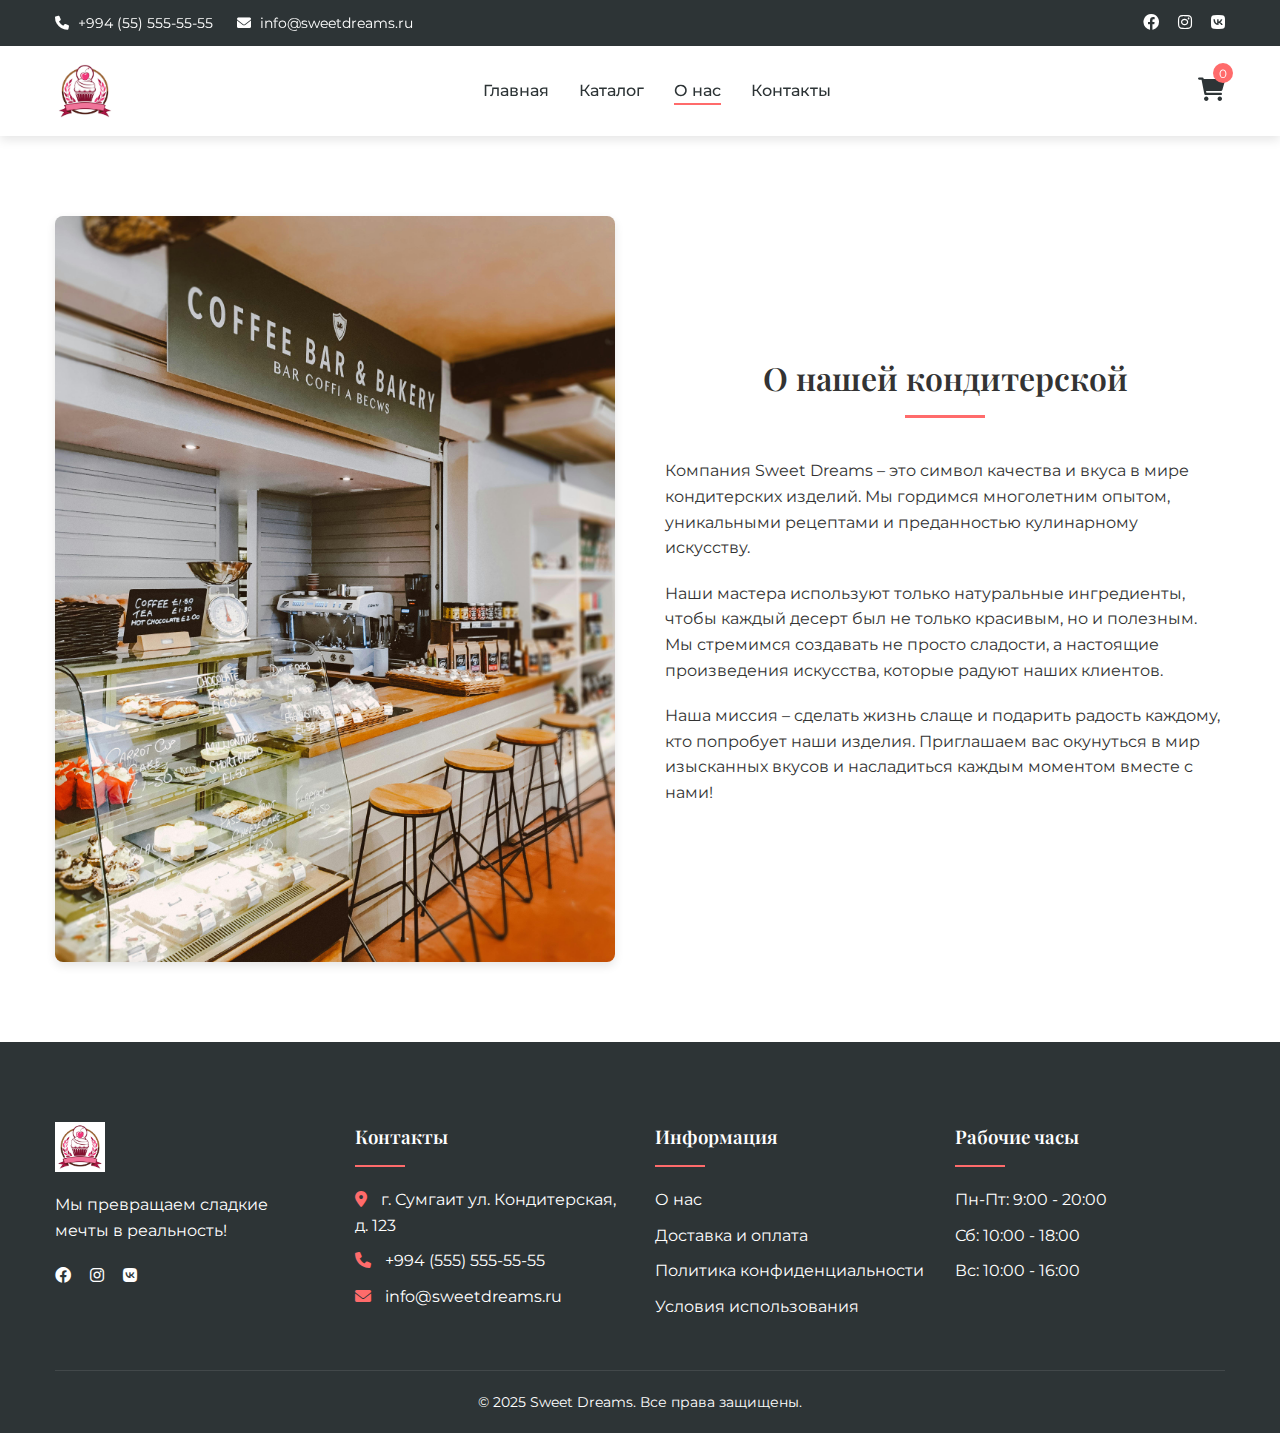
<file: about.html>
<!DOCTYPE html>
<html lang="ru">
<head>
  <meta charset="UTF-8">
  <meta name="viewport" content="width=device-width, initial-scale=1">
  <title>О нас - Sweet Dreams</title>
  <link rel="stylesheet" href="css/main.css">
  <link rel="stylesheet" href="css/responsive.css">
  <link rel="stylesheet" href="https://cdnjs.cloudflare.com/ajax/libs/font-awesome/6.0.0-beta3/css/all.min.css">
</head>
<body>
  <!-- Хедер -->
  <header class="site-header">
    <div class="header-top">
      <div class="container">
        <div class="contact-info">
          <span><i class="fas fa-phone"></i> +994 (55) 555-55-55</span>
          <span><i class="fas fa-envelope"></i> info@sweetdreams.ru</span>
        </div>
        <div class="social-links">
          <a href="#"><i class="fab fa-facebook"></i></a>
          <a href="#"><i class="fab fa-instagram"></i></a>
          <a href="#"><i class="fab fa-vk"></i></a>
        </div>
      </div>
    </div>
    <div class="header-main">
      <div class="container">
        <div class="logo">
          <a href="index.html">
            <img src="img/logo.png" alt="Sweet Dreams Logo">
          </a>
        </div>
        <nav class="main-nav">
          <ul>
            <li><a href="index.html">Главная</a></li>
            <li><a href="catalog.html">Каталог</a></li>
            <li><a href="about.html" class="active">О нас</a></li>
            <li><a href="contact.html">Контакты</a></li>
          </ul>
        </nav>
        <div class="header-cart">
          <a href="cart.html" class="cart-icon">
            <i class="fas fa-shopping-cart"></i>
            <span class="cart-count">0</span>
          </a>
        </div>
        <div class="mobile-menu-toggle">
          <i class="fas fa-bars"></i>
        </div>
      </div>
    </div>
  </header>

  <!-- Контент страницы "О нас" -->
  <section class="about-preview">
    <div class="container">
      <div class="about-grid">
        <div class="about-image">
          <img src="img/about/bakery.jpg" alt="Наша кондитерская">
        </div>
        <div class="about-content">
          <h2 class="section-title">О нашей кондитерской</h2>
          <p>Компания Sweet Dreams – это символ качества и вкуса в мире кондитерских изделий. Мы гордимся многолетним опытом, уникальными рецептами и преданностью кулинарному искусству.</p>
          <p>Наши мастера используют только натуральные ингредиенты, чтобы каждый десерт был не только красивым, но и полезным. Мы стремимся создавать не просто сладости, а настоящие произведения искусства, которые радуют наших клиентов.</p>
          <p>Наша миссия – сделать жизнь слаще и подарить радость каждому, кто попробует наши изделия. Приглашаем вас окунуться в мир изысканных вкусов и насладиться каждым моментом вместе с нами!</p>
        </div>
      </div>
    </div>
  </section>

  <!-- Футер -->
  <footer class="site-footer">
    <div class="container">
      <div class="footer-grid">
        <div class="footer-column">
          <div class="footer-logo">
            <img src="img/logo.png" alt="Sweet Dreams Logo">
          </div>
          <p>Мы превращаем сладкие мечты в реальность!</p>
          <div class="social-links">
            <a href="#"><i class="fab fa-facebook"></i></a>
            <a href="#"><i class="fab fa-instagram"></i></a>
            <a href="#"><i class="fab fa-vk"></i></a>
          </div>
        </div>
        <div class="footer-column">
          <h3>Контакты</h3>
          <ul class="contact-list">
            <li><i class="fas fa-map-marker-alt"></i> г. Сумгаит ул. Кондитерская, д. 123</li>
            <li><i class="fas fa-phone"></i> +994 (555) 555-55-55</li>
            <li><i class="fas fa-envelope"></i> info@sweetdreams.ru</li>
          </ul>
        </div>
        <div class="footer-column">
          <h3>Информация</h3>
          <ul class="footer-links">
            <li><a href="about.html">О нас</a></li>
            <li><a href="delivery.html">Доставка и оплата</a></li>
            <li><a href="policy.html">Политика конфиденциальности</a></li>
            <li><a href="terms.html">Условия использования</a></li>
          </ul>
        </div>
        <div class="footer-column">
          <h3>Рабочие часы</h3>
          <ul class="working-hours">
            <li>Пн-Пт: 9:00 - 20:00</li>
            <li>Сб: 10:00 - 18:00</li>
            <li>Вс: 10:00 - 16:00</li>
          </ul>
        </div>
      </div>
      <div class="copyright">
        <p>&copy; 2025 Sweet Dreams. Все права защищены.</p>
      </div>
    </div>
  </footer>
  
  <script src="js/main.js"></script>
</body>
</html>
</file>
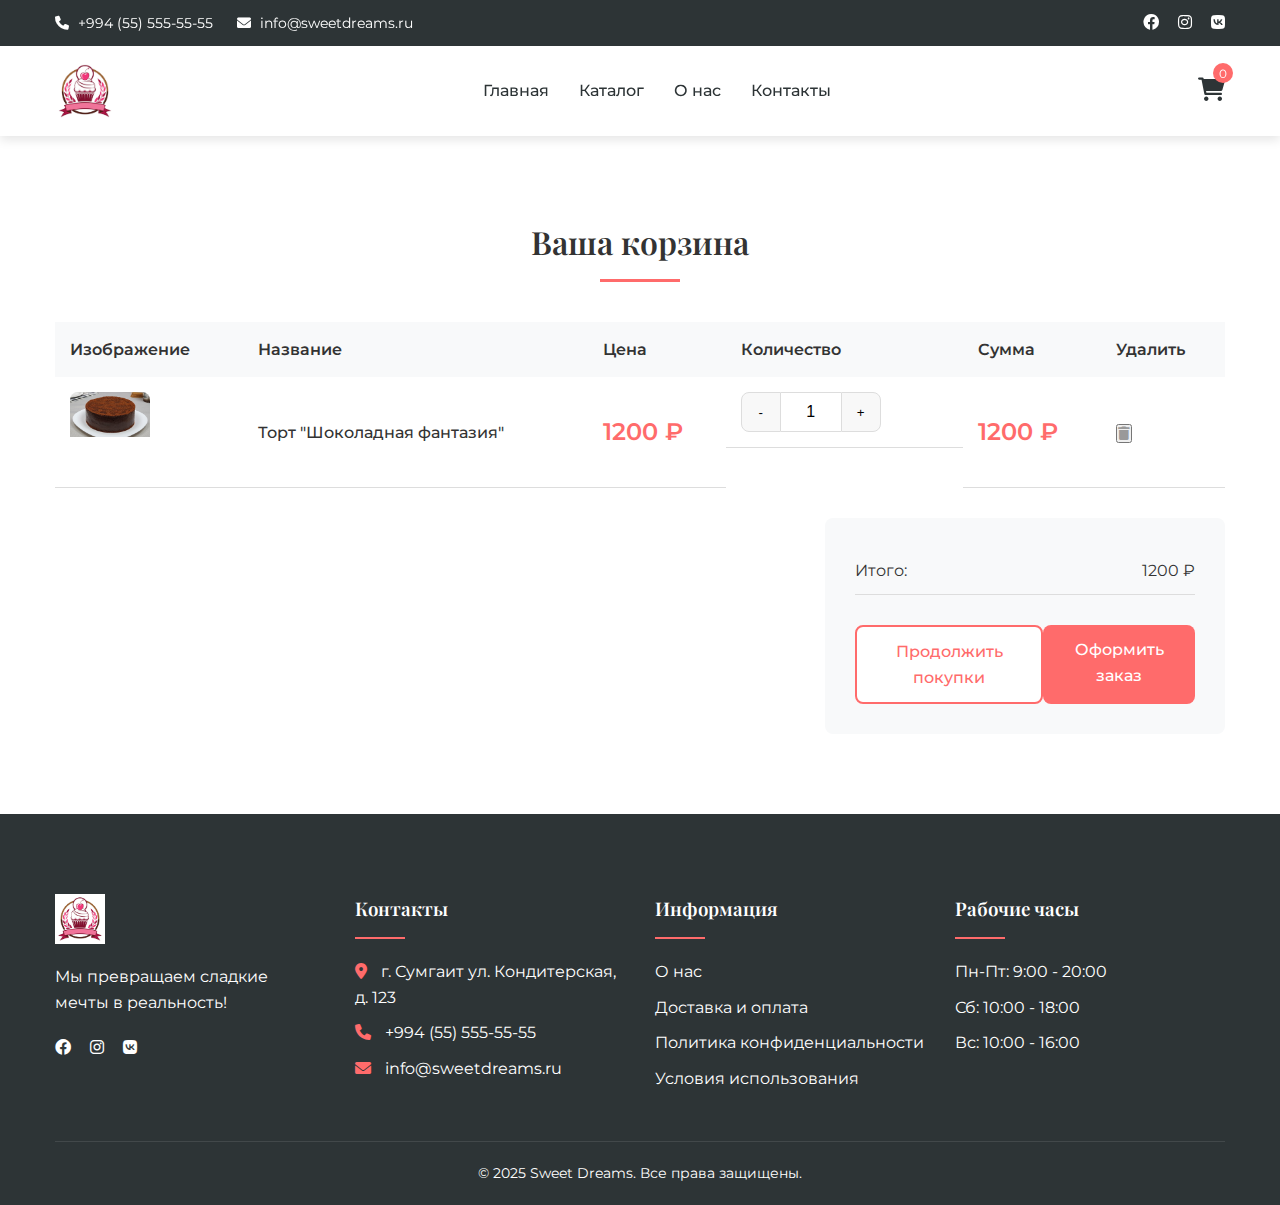
<file: cart.html>
<!DOCTYPE html>
<html lang="ru">
<head>
  <meta charset="UTF-8">
  <meta name="viewport" content="width=device-width, initial-scale=1">
  <title>Корзина - Sweet Dreams</title>
  <link rel="stylesheet" href="css/main.css">
  <link rel="stylesheet" href="css/responsive.css">
  <link rel="stylesheet" href="https://cdnjs.cloudflare.com/ajax/libs/font-awesome/6.0.0-beta3/css/all.min.css">
</head>
<body>
  <!-- Хедер -->
  <header class="site-header">
    <div class="header-top">
      <div class="container">
        <div class="contact-info">
          <span><i class="fas fa-phone"></i> +994 (55) 555-55-55</span>
          <span><i class="fas fa-envelope"></i> info@sweetdreams.ru</span>
        </div>
        <div class="social-links">
          <a href="#"><i class="fab fa-facebook"></i></a>
          <a href="#"><i class="fab fa-instagram"></i></a>
          <a href="#"><i class="fab fa-vk"></i></a>
        </div>
      </div>
    </div>
    <div class="header-main">
      <div class="container">
        <div class="logo">
          <a href="index.html">
            <img src="img/logo.png" alt="Sweet Dreams Logo">
          </a>
        </div>
        <nav class="main-nav">
          <ul>
            <li><a href="index.html">Главная</a></li>
            <li><a href="catalog.html">Каталог</a></li>
            <li><a href="about.html">О нас</a></li>
            <li><a href="contact.html">Контакты</a></li>
          </ul>
        </nav>
        <div class="header-cart">
          <a href="cart.html" class="cart-icon">
            <i class="fas fa-shopping-cart"></i>
            <span class="cart-count">0</span>
          </a>
        </div>
        <div class="mobile-menu-toggle">
          <i class="fas fa-bars"></i>
        </div>
      </div>
    </div>
  </header>

  <!-- Контент страницы "Корзина" -->
  <section class="cart-page">
    <div class="container">
      <h2 class="section-title">Ваша корзина</h2>
      <table class="cart-table">
        <thead>
          <tr>
            <th>Изображение</th>
            <th>Название</th>
            <th>Цена</th>
            <th>Количество</th>
            <th>Сумма</th>
            <th>Удалить</th>
          </tr>
        </thead>
        <tbody>
          <!-- Пример строки товара -->
          <tr>
            <td>
              <div class="cart-product-image">
                <img src="img/products/cake-1.jpg" alt="Торт Шоколадная фантазия">
              </div>
            </td>
            <td class="cart-product-name">Торт "Шоколадная фантазия"</td>
            <td class="product-price">1200 ₽</td>
            <td class="cart-quantity">
              <div class="quantity-input">
                <button class="quantity-btn">-</button>
                <input type="text" value="1" class="quantity-value">
                <button class="quantity-btn">+</button>
              </div>
            </td>
            <td class="product-price">1200 ₽</td>
            <td>
              <button class="cart-remove"><i class="fas fa-trash"></i></button>
            </td>
          </tr>
          <!-- Дополнительные строки товаров можно добавить аналогичным образом -->
        </tbody>
      </table>
      <!-- Итоговая сумма и действия -->
      <div class="cart-totals">
        <div class="cart-totals-row">
          <span>Итого:</span>
          <span>1200 ₽</span>
        </div>
        <div class="cart-actions">
          <a href="catalog.html" class="btn btn-secondary">Продолжить покупки</a>
          <a href="checkout.html" class="btn btn-primary">Оформить заказ</a>
        </div>
      </div>
    </div>
  </section>

  <!-- Футер -->
  <footer class="site-footer">
    <div class="container">
      <div class="footer-grid">
        <div class="footer-column">
          <div class="footer-logo">
            <img src="img/logo.png" alt="Sweet Dreams Logo">
          </div>
          <p>Мы превращаем сладкие мечты в реальность!</p>
          <div class="social-links">
            <a href="#"><i class="fab fa-facebook"></i></a>
            <a href="#"><i class="fab fa-instagram"></i></a>
            <a href="#"><i class="fab fa-vk"></i></a>
          </div>
        </div>
        <div class="footer-column">
          <h3>Контакты</h3>
          <ul class="contact-list">
            <li><i class="fas fa-map-marker-alt"></i> г. Сумгаит ул. Кондитерская, д. 123</li>
            <li><i class="fas fa-phone"></i> +994 (55) 555-55-55</li>
            <li><i class="fas fa-envelope"></i> info@sweetdreams.ru</li>
          </ul>
        </div>
        <div class="footer-column">
          <h3>Информация</h3>
          <ul class="footer-links">
            <li><a href="about.html">О нас</a></li>
            <li><a href="delivery.html">Доставка и оплата</a></li>
            <li><a href="policy.html">Политика конфиденциальности</a></li>
            <li><a href="terms.html">Условия использования</a></li>
          </ul>
        </div>
        <div class="footer-column">
          <h3>Рабочие часы</h3>
          <ul class="working-hours">
            <li>Пн-Пт: 9:00 - 20:00</li>
            <li>Сб: 10:00 - 18:00</li>
            <li>Вс: 10:00 - 16:00</li>
          </ul>
        </div>
      </div>
      <div class="copyright">
        <p>&copy; 2025 Sweet Dreams. Все права защищены.</p>
      </div>
    </div>
  </footer>
  
  <script src="js/main.js"></script>
  <script src="js/cart.js"></script>
</body>
</html>
</file>
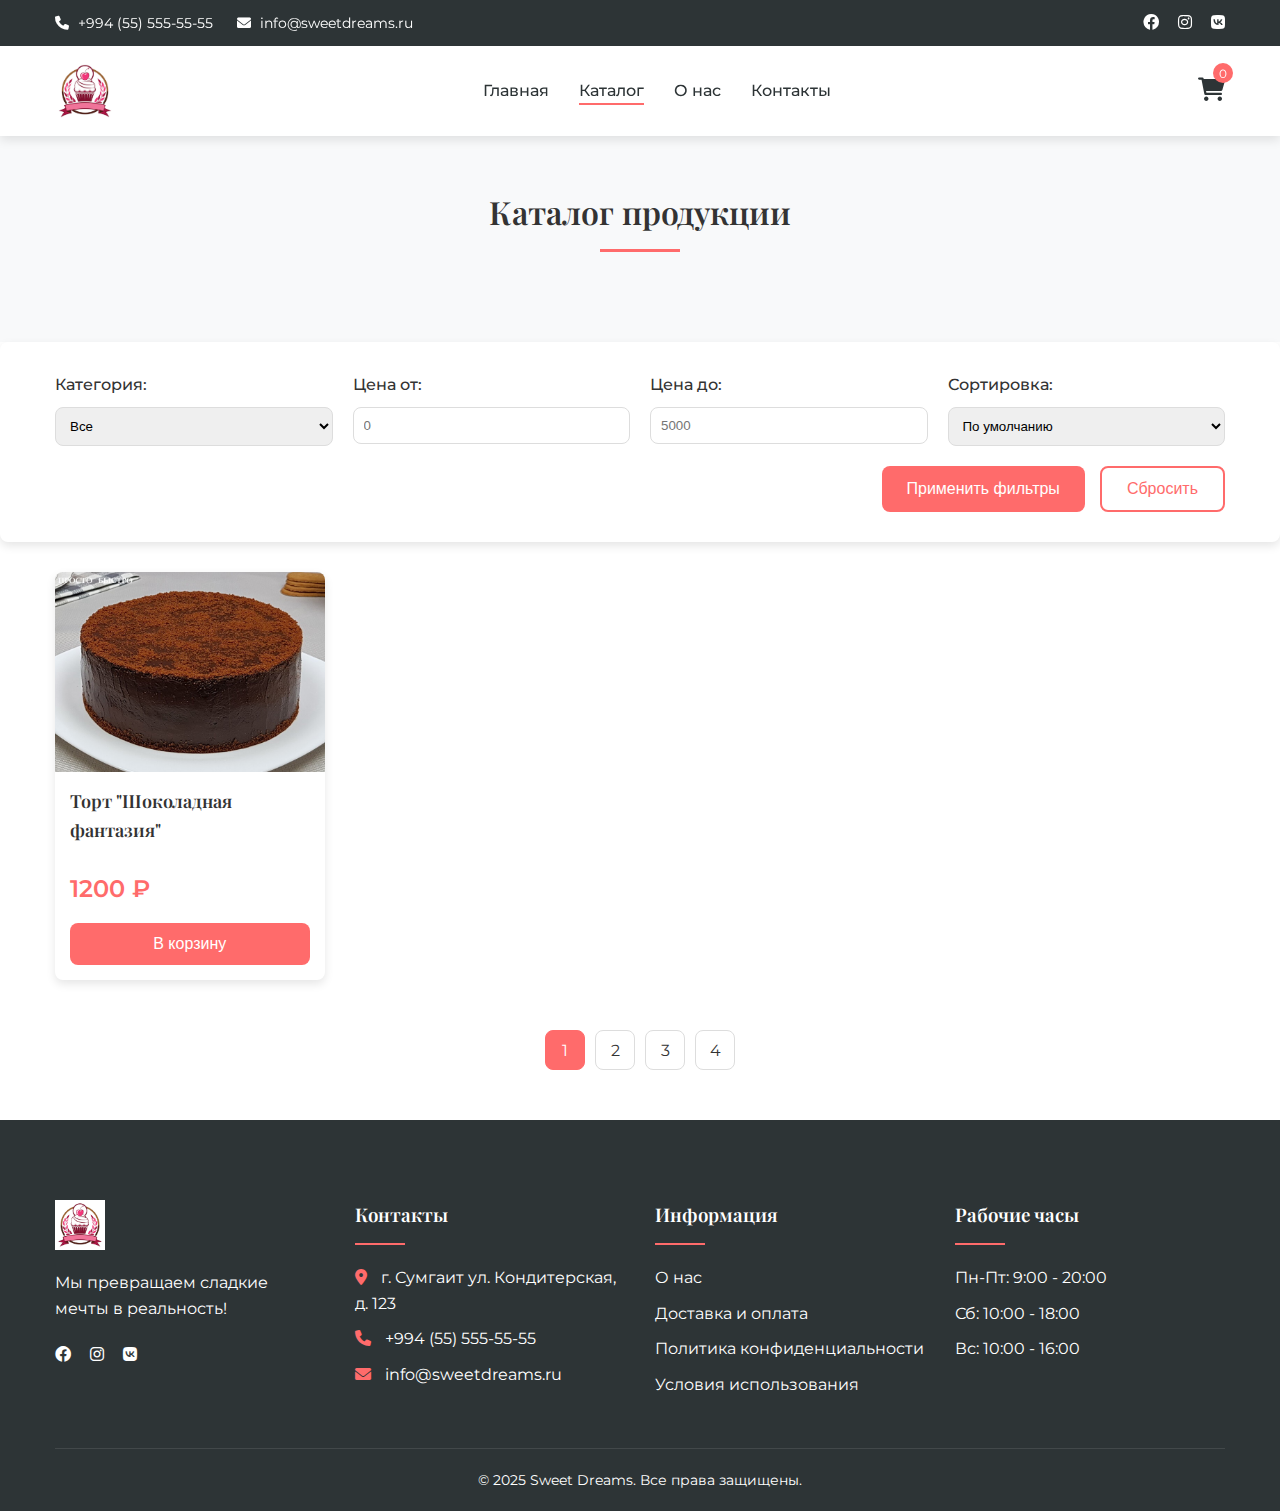
<file: catalog.html>
<!DOCTYPE html>
<html lang="ru">
<head>
  <meta charset="UTF-8">
  <meta name="viewport" content="width=device-width, initial-scale=1">
  <title>Каталог продукции - Sweet Dreams</title>
  <link rel="stylesheet" href="css/main.css">
  <link rel="stylesheet" href="css/catalog.css">
  <link rel="stylesheet" href="css/responsive.css">
  <link rel="stylesheet" href="https://cdnjs.cloudflare.com/ajax/libs/font-awesome/6.0.0-beta3/css/all.min.css">
</head>
<body>
  <!-- Хедер (общий для всех страниц) -->
  <header class="site-header">
    <div class="header-top">
      <div class="container">
        <div class="contact-info">
          <span><i class="fas fa-phone"></i> +994 (55) 555-55-55</span>
          <span><i class="fas fa-envelope"></i> info@sweetdreams.ru</span>
        </div>
        <div class="social-links">
          <a href="#"><i class="fab fa-facebook"></i></a>
          <a href="#"><i class="fab fa-instagram"></i></a>
          <a href="#"><i class="fab fa-vk"></i></a>
        </div>
      </div>
    </div>
    <div class="header-main">
      <div class="container">
        <div class="logo">
          <a href="index.html">
            <img src="img/logo.png" alt="Sweet Dreams Logo">
          </a>
        </div>
        <nav class="main-nav">
          <ul>
            <li><a href="index.html">Главная</a></li>
            <li><a href="catalog.html" class="active">Каталог</a></li>
            <li><a href="about.html">О нас</a></li>
            <li><a href="contact.html">Контакты</a></li>
          </ul>
        </nav>
        <div class="header-cart">
          <a href="cart.html" class="cart-icon">
            <i class="fas fa-shopping-cart"></i>
            <span class="cart-count">0</span>
          </a>
        </div>
        <div class="mobile-menu-toggle">
          <i class="fas fa-bars"></i>
        </div>
      </div>
    </div>
  </header>

  <!-- Заголовок каталога -->
  <section class="catalog-header">
    <div class="container">
      <h2 class="section-title">Каталог продукции</h2>
    </div>
  </section>

  <!-- Фильтры каталога -->
  <section class="catalog-filters">
    <div class="container">
      <form id="filter-form">
        <div class="filters-grid">
          <div class="filter-group">
            <label for="category">Категория:</label>
            <select id="category" name="category">
              <option value="">Все</option>
              <option value="cakes">Торты</option>
              <option value="cupcakes">Капкейки</option>
              <option value="cookies">Печенье</option>
              <option value="chocolate">Шоколад</option>
            </select>
          </div>
          <div class="filter-group">
            <label for="price-min">Цена от:</label>
            <input type="number" id="price-min" name="priceMin" placeholder="0">
          </div>
          <div class="filter-group">
            <label for="price-max">Цена до:</label>
            <input type="number" id="price-max" name="priceMax" placeholder="5000">
          </div>
          <div class="filter-group">
            <label for="sort">Сортировка:</label>
            <select id="sort" name="sort">
              <option value="default">По умолчанию</option>
              <option value="price-asc">По возрастанию цены</option>
              <option value="price-desc">По убыванию цены</option>
            </select>
          </div>
        </div>
        <div class="filters-actions">
          <button type="submit" class="btn btn-primary">Применить фильтры</button>
          <button type="reset" class="btn btn-secondary">Сбросить</button>
        </div>
      </form>
    </div>
  </section>

  <!-- Сетка товаров -->
  <section class="catalog-products">
    <div class="container">
      <div class="catalog-grid">
        <!-- Пример карточки товара -->
        <div class="product-card">
          <img src="img/products/cake-1.jpg" alt="Торт Шоколадная фантазия">
          <h3>Торт "Шоколадная фантазия"</h3>
          <p class="product-price">1200 ₽</p>
          <button class="btn btn-primary add-to-cart-btn" data-id="1">В корзину</button>
        </div>
        <!-- Дополнительные карточки товаров можно дублировать -->
      </div>
      <!-- Пагинация -->
      <div class="pagination">
        <span class="pagination-item active">1</span>
        <span class="pagination-item">2</span>
        <span class="pagination-item">3</span>
        <span class="pagination-item">4</span>
      </div>
    </div>
  </section>

  <!-- Футер (общий для всех страниц) -->
  <footer class="site-footer">
    <div class="container">
      <div class="footer-grid">
        <div class="footer-column">
          <div class="footer-logo">
            <img src="img/logo.png" alt="Sweet Dreams Logo">
          </div>
          <p>Мы превращаем сладкие мечты в реальность!</p>
          <div class="social-links">
            <a href="#"><i class="fab fa-facebook"></i></a>
            <a href="#"><i class="fab fa-instagram"></i></a>
            <a href="#"><i class="fab fa-vk"></i></a>
          </div>
        </div>
        <div class="footer-column">
          <h3>Контакты</h3>
          <ul class="contact-list">
            <li><i class="fas fa-map-marker-alt"></i> г. Сумгаит ул. Кондитерская, д. 123</li>
            <li><i class="fas fa-phone"></i> +994 (55) 555-55-55</li>
            <li><i class="fas fa-envelope"></i> info@sweetdreams.ru</li>
          </ul>
        </div>
        <div class="footer-column">
          <h3>Информация</h3>
          <ul class="footer-links">
            <li><a href="about.html">О нас</a></li>
            <li><a href="delivery.html">Доставка и оплата</a></li>
            <li><a href="policy.html">Политика конфиденциальности</a></li>
            <li><a href="terms.html">Условия использования</a></li>
          </ul>
        </div>
        <div class="footer-column">
          <h3>Рабочие часы</h3>
          <ul class="working-hours">
            <li>Пн-Пт: 9:00 - 20:00</li>
            <li>Сб: 10:00 - 18:00</li>
            <li>Вс: 10:00 - 16:00</li>
          </ul>
        </div>
      </div>
      <div class="copyright">
        <p>&copy; 2025 Sweet Dreams. Все права защищены.</p>
      </div>
    </div>
  </footer>

  <script src="js/main.js"></script>
  <script src="js/catalog.js"></script>
</body>
</html>
</file>
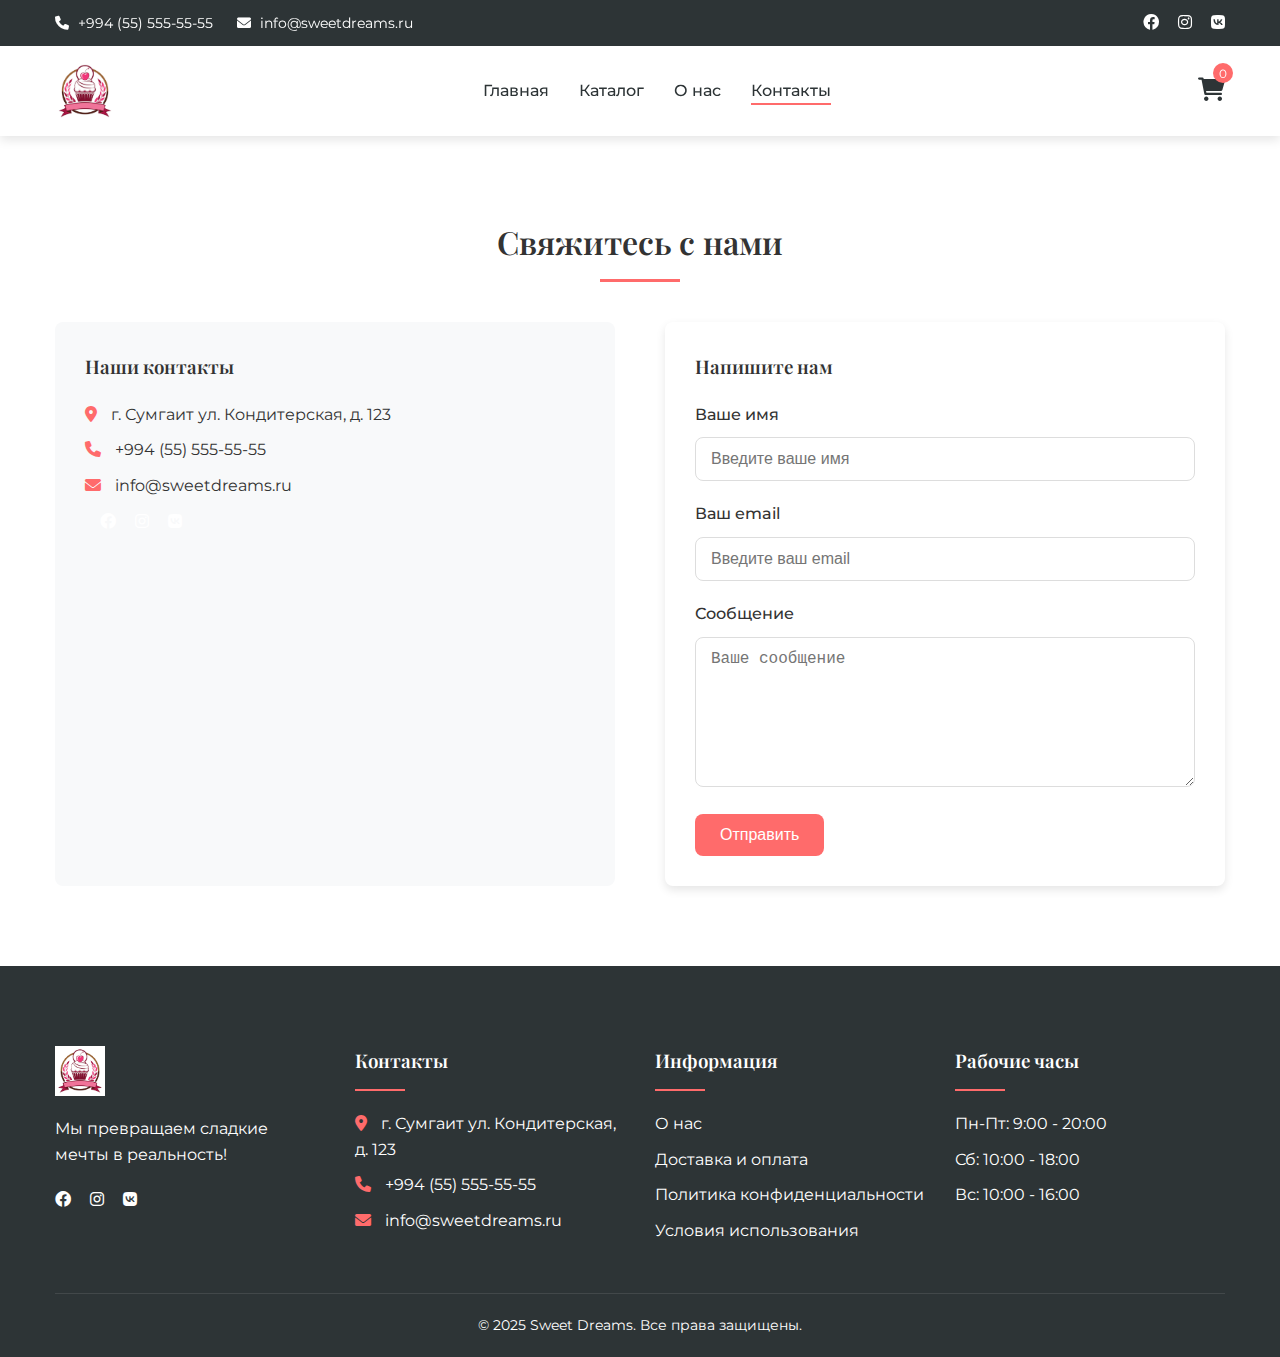
<file: contact.html>
<!DOCTYPE html>
<html lang="ru">
<head>
  <meta charset="UTF-8">
  <meta name="viewport" content="width=device-width, initial-scale=1">
  <title>Контакты - Sweet Dreams</title>
  <link rel="stylesheet" href="css/main.css">
  <link rel="stylesheet" href="css/responsive.css">
  <link rel="stylesheet" href="https://cdnjs.cloudflare.com/ajax/libs/font-awesome/6.0.0-beta3/css/all.min.css">
</head>
<body>
  <!-- Хедер -->
  <header class="site-header">
    <div class="header-top">
      <div class="container">
        <div class="contact-info">
          <span><i class="fas fa-phone"></i> +994 (55) 555-55-55</span>
          <span><i class="fas fa-envelope"></i> info@sweetdreams.ru</span>
        </div>
        <div class="social-links">
          <a href="#"><i class="fab fa-facebook"></i></a>
          <a href="#"><i class="fab fa-instagram"></i></a>
          <a href="#"><i class="fab fa-vk"></i></a>
        </div>
      </div>
    </div>
    <div class="header-main">
      <div class="container">
        <div class="logo">
          <a href="index.html">
            <img src="img/logo.png" alt="Sweet Dreams Logo">
          </a>
        </div>
        <nav class="main-nav">
          <ul>
            <li><a href="index.html">Главная</a></li>
            <li><a href="catalog.html">Каталог</a></li>
            <li><a href="about.html">О нас</a></li>
            <li><a href="contact.html" class="active">Контакты</a></li>
          </ul>
        </nav>
        <div class="header-cart">
          <a href="cart.html" class="cart-icon">
            <i class="fas fa-shopping-cart"></i>
            <span class="cart-count">0</span>
          </a>
        </div>
        <div class="mobile-menu-toggle">
          <i class="fas fa-bars"></i>
        </div>
      </div>
    </div>
  </header>

  <!-- Контент страницы "Контакты" -->
  <section class="contact-page">
    <div class="container">
      <h2 class="section-title">Свяжитесь с нами</h2>
      <div class="contact-grid">
        <!-- Блок с информацией -->
        <div class="contact-info-box">
          <h3>Наши контакты</h3>
          <ul class="contact-list">
            <li><i class="fas fa-map-marker-alt"></i> г. Сумгаит ул. Кондитерская, д. 123</li>
            <li><i class="fas fa-phone"></i> +994 (55) 555-55-55</li>
            <li><i class="fas fa-envelope"></i> info@sweetdreams.ru</li>
          </ul>
          <div class="social-links">
            <a href="#"><i class="fab fa-facebook"></i></a>
            <a href="#"><i class="fab fa-instagram"></i></a>
            <a href="#"><i class="fab fa-vk"></i></a>
          </div>
        </div>
        <!-- Форма обратной связи -->
        <div class="contact-form">
          <h3>Напишите нам</h3>
          <form action="#" method="post">
            <div class="form-group">
              <label for="name">Ваше имя</label>
              <input type="text" id="name" name="name" class="form-control" placeholder="Введите ваше имя" required>
            </div>
            <div class="form-group">
              <label for="email">Ваш email</label>
              <input type="email" id="email" name="email" class="form-control" placeholder="Введите ваш email" required>
            </div>
            <div class="form-group">
              <label for="message">Сообщение</label>
              <textarea id="message" name="message" class="form-control" placeholder="Ваше сообщение" required></textarea>
            </div>
            <button type="submit" class="btn btn-primary">Отправить</button>
          </form>
        </div>
      </div>
    </div>
  </section>

  <!-- Футер -->
  <footer class="site-footer">
    <div class="container">
      <div class="footer-grid">
        <div class="footer-column">
          <div class="footer-logo">
            <img src="img/logo.png" alt="Sweet Dreams Logo">
          </div>
          <p>Мы превращаем сладкие мечты в реальность!</p>
          <div class="social-links">
            <a href="#"><i class="fab fa-facebook"></i></a>
            <a href="#"><i class="fab fa-instagram"></i></a>
            <a href="#"><i class="fab fa-vk"></i></a>
          </div>
        </div>
        <div class="footer-column">
          <h3>Контакты</h3>
          <ul class="contact-list">
            <li><i class="fas fa-map-marker-alt"></i> г. Сумгаит ул. Кондитерская, д. 123</li>
            <li><i class="fas fa-phone"></i> +994 (55) 555-55-55</li>
            <li><i class="fas fa-envelope"></i> info@sweetdreams.ru</li>
          </ul>
        </div>
        <div class="footer-column">
          <h3>Информация</h3>
          <ul class="footer-links">
            <li><a href="about.html">О нас</a></li>
            <li><a href="delivery.html">Доставка и оплата</a></li>
            <li><a href="policy.html">Политика конфиденциальности</a></li>
            <li><a href="terms.html">Условия использования</a></li>
          </ul>
        </div>
        <div class="footer-column">
          <h3>Рабочие часы</h3>
          <ul class="working-hours">
            <li>Пн-Пт: 9:00 - 20:00</li>
            <li>Сб: 10:00 - 18:00</li>
            <li>Вс: 10:00 - 16:00</li>
          </ul>
        </div>
      </div>
      <div class="copyright">
        <p>&copy; 2025 Sweet Dreams. Все права защищены.</p>
      </div>
    </div>
  </footer>
  
  <script src="js/main.js"></script>
</body>
</html>
</file>
<file: css/main.css>
/* Основные стили для кондитерского сайта */

/* Импорт шрифтов */
@import url('https://fonts.googleapis.com/css2?family=Montserrat:wght@300;400;500;600;700&family=Playfair+Display:wght@400;500;600;700&display=swap');

/* Сброс стилей */
* {
    margin: 0;
    padding: 0;
    box-sizing: border-box;
}

/* Основные переменные */
:root {
    --primary-color: #ff6b6b;
    --secondary-color: #ffa5a5;
    --accent-color: #ffd166;
    --dark-color: #2d3436;
    --light-color: #f8f9fa;
    --text-color: #333333;
    --border-radius: 8px;
    --box-shadow: 0 4px 10px rgba(0, 0, 0, 0.1);
    --transition: all 0.3s ease;
}

/* Базовые стили */
body {
    font-family: 'Montserrat', sans-serif;
    font-size: 16px;
    line-height: 1.6;
    color: var(--text-color);
    background-color: #fff;
}

h1, h2, h3, h4, h5, h6 {
    font-family: 'Playfair Display', serif;
    margin-bottom: 20px;
    font-weight: 600;
}

a {
    text-decoration: none;
    color: var(--primary-color);
    transition: var(--transition);
}

a:hover {
    color: var(--secondary-color);
}

img {
    max-width: 100%;
    height: auto;
    display: block;
}

.container {
    width: 100%;
    max-width: 1200px;
    margin: 0 auto;
    padding: 0 15px;
}

.section-title {
    text-align: center;
    margin-bottom: 40px;
    font-size: 32px;
    position: relative;
    padding-bottom: 15px;
}

.section-title::after {
    content: "";
    position: absolute;
    bottom: 0;
    left: 50%;
    transform: translateX(-50%);
    width: 80px;
    height: 3px;
    background-color: var(--primary-color);
}

/* Кнопки */
.btn {
    display: inline-block;
    padding: 12px 25px;
    border-radius: var(--border-radius);
    font-weight: 500;
    text-align: center;
    cursor: pointer;
    transition: var(--transition);
    border: none;
    font-size: 16px;
}

.btn-primary {
    background-color: var(--primary-color);
    color: #fff;
}

.btn-primary:hover {
    background-color: var(--secondary-color);
    color: #fff;
}

.btn-secondary {
    background-color: #fff;
    color: var(--primary-color);
    border: 2px solid var(--primary-color);
}

.btn-secondary:hover {
    background-color: var(--primary-color);
    color: #fff;
}

.btn-accent {
    background-color: var(--accent-color);
    color: var(--dark-color);
}

.btn-accent:hover {
    background-color: #ffc233;
}

/* Хедер сайта */
.site-header {
    position: sticky;
    top: 0;
    z-index: 1000;
    box-shadow: var(--box-shadow);
    background-color: #fff;
}

.header-top {
    background-color: var(--dark-color);
    color: #fff;
    padding: 10px 0;
    font-size: 14px;
}

.header-top .container {
    display: flex;
    justify-content: space-between;
    align-items: center;
}

.contact-info span {
    margin-right: 20px;
}

.contact-info i {
    margin-right: 5px;
}

.social-links a {
    color: #fff;
    margin-left: 15px;
    font-size: 16px;
}

.social-links a:hover {
    color: var(--accent-color);
}

.header-main {
    padding: 15px 0;
}

.header-main .container {
    display: flex;
    justify-content: space-between;
    align-items: center;
}

.logo img {
    height: 60px;
}

.main-nav ul {
    display: flex;
    list-style: none;
}

.main-nav li {
    margin: 0 15px;
}

.main-nav a {
    color: var(--dark-color);
    font-weight: 500;
    position: relative;
    padding: 5px 0;
}

.main-nav a::after {
    content: "";
    position: absolute;
    bottom: 0;
    left: 0;
    width: 0;
    height: 2px;
    background-color: var(--primary-color);
    transition: var(--transition);
}

.main-nav a:hover::after,
.main-nav a.active::after {
    width: 100%;
}

.header-cart {
    position: relative;
}

.cart-icon {
    font-size: 24px;
    color: var(--dark-color);
}

.cart-count {
    position: absolute;
    top: -8px;
    right: -8px;
    background-color: var(--primary-color);
    color: #fff;
    font-size: 12px;
    width: 20px;
    height: 20px;
    border-radius: 50%;
    display: flex;
    align-items: center;
    justify-content: center;
}

.mobile-menu-toggle {
    display: none;
    font-size: 24px;
    color: var(--dark-color);
    cursor: pointer;
}

/* Главный баннер */
.hero-banner {
    height: 500px;
    background-image: url('../img/banner.jpg');
    background-size: cover;
    background-position: center;
    display: flex;
    align-items: center;
    position: relative;
}

.hero-banner::before {
    content: "";
    position: absolute;
    top: 0;
    left: 0;
    width: 100%;
    height: 100%;
    background-color: rgba(0, 0, 0, 0.4);
}

.banner-content {
    position: relative;
    color: #fff;
    max-width: 600px;
    z-index: 1;
}

.banner-content h1 {
    font-size: 42px;
    margin-bottom: 20px;
}

.banner-content p {
    font-size: 18px;
    margin-bottom: 30px;
}

/* Популярные категории */
.popular-categories {
    padding: 80px 0;
}

.categories-grid {
    display: grid;
    grid-template-columns: repeat(4, 1fr);
    gap: 30px;
}

.category-card {
    border-radius: var(--border-radius);
    overflow: hidden;
    box-shadow: var(--box-shadow);
    transition: var(--transition);
    text-align: center;
}

.category-card:hover {
    transform: translateY(-10px);
}

.category-card img {
    width: 100%;
    height: 200px;
    object-fit: cover;
}

.category-card h3 {
    padding: 15px;
    margin-bottom: 10px;
}

.category-card .btn {
    margin-bottom: 20px;
}

/* Товары (продукты) */
.new-products {
    padding: 80px 0;
    background-color: var(--light-color);
}

.products-slider {
    display: flex;
    gap: 30px;
    overflow-x: hidden;
    margin-bottom: 30px;
}

.product-card {
    width: calc(25% - 23px);
    background-color: #fff;
    border-radius: var(--border-radius);
    overflow: hidden;
    box-shadow: var(--box-shadow);
    transition: var(--transition);
    position: relative;
}

.product-card:hover {
    transform: translateY(-10px);
}

.product-badge {
    position: absolute;
    top: 15px;
    right: 15px;
    background-color: var(--accent-color);
    color: var(--dark-color);
    font-size: 12px;
    font-weight: 600;
    padding: 5px 10px;
    border-radius: 20px;
}

.product-card img {
    width: 100%;
    height: 200px;
    object-fit: cover;
}

.product-card h3 {
    padding: 15px 15px 5px;
    font-size: 18px;
}

.product-price {
    padding: 0 15px 15px;
    font-weight: 600;
    color: var(--primary-color);
    font-size: 18px;
}

.product-card .btn {
    width: calc(100% - 30px);
    margin: 0 15px 15px;
}

.slider-controls {
    display: flex;
    justify-content: center;
    gap: 15px;
}

.slider-prev,
.slider-next,
.testimonial-prev,
.testimonial-next {
    width: 40px;
    height: 40px;
    border-radius: 50%;
    background-color: #fff;
    border: 1px solid var(--primary-color);
    color: var(--primary-color);
    display: flex;
    align-items: center;
    justify-content: center;
    cursor: pointer;
    transition: var(--transition);
}

.slider-prev:hover,
.slider-next:hover,
.testimonial-prev:hover,
.testimonial-next:hover {
    background-color: var(--primary-color);
    color: #fff;
}

/* Спецпредложения */
.special-offers {
    padding: 80px 0;
}

.offers-grid {
    display: grid;
    grid-template-columns: repeat(2, 1fr);
    gap: 30px;
}

.offer-card {
    height: 250px;
    border-radius: var(--border-radius);
    overflow: hidden;
    position: relative;
    background-size: cover;
    background-position: center;
}

.offer-card:first-child {
    background-image: url('../img/offers/offer-1.jpg');
}

.offer-card:last-child {
    background-image: url('../img/offers/offer-2.jpg');
}

.offer-card::before {
    content: "";
    position: absolute;
    top: 0;
    left: 0;
    width: 100%;
    height: 100%;
    background-color: rgba(0, 0, 0, 0.5);
    transition: var(--transition);
}

.offer-card:hover::before {
    background-color: rgba(0, 0, 0, 0.7);
}

.offer-content {
    position: absolute;
    top: 50%;
    left: 50%;
    transform: translate(-50%, -50%);
    color: #fff;
    text-align: center;
    width: 100%;
    padding: 0 20px;
}

.offer-content h3 {
    font-size: 24px;
    margin-bottom: 10px;
}

.offer-content p {
    margin-bottom: 20px;
}

/* Отзывы клиентов */
.testimonials {
    padding: 80px 0;
    background-color: var(--light-color);
}

.testimonials-slider {
    display: flex;
    gap: 30px;
    overflow-x: hidden;
    margin-bottom: 30px;
}

.testimonial-card {
    width: calc(33.333% - 20px);
    background-color: #fff;
    border-radius: var(--border-radius);
    padding: 30px;
    box-shadow: var(--box-shadow);
    min-height: 240px;
    display: flex;
    flex-direction: column;
}

.testimonial-text {
    margin-bottom: 15px;
    font-style: italic;
    position: relative;
    flex: 1;
}

.testimonial-text::before,
.testimonial-text::after {
    content: '"';
    font-family: 'Playfair Display', serif;
    font-size: 40px;
    color: var(--secondary-color);
    position: absolute;
    opacity: 0.3;
}

.testimonial-text::before {
    top: -20px;
    left: -10px;
}

.testimonial-text::after {
    bottom: -40px;
    right: -10px;
}

.testimonial-author {
    display: flex;
    align-items: center;
}

.testimonial-author img {
    width: 50px;
    height: 50px;
    border-radius: 50%;
    margin-right: 15px;
}

.author-info h4 {
    margin-bottom: 5px;
}

.rating i {
    color: var(--accent-color);
    font-size: 14px;
}

/* О нас превью */
.about-preview {
    padding: 80px 0;
}

.about-grid {
    display: grid;
    grid-template-columns: repeat(2, 1fr);
    gap: 50px;
    align-items: center;
}

.about-image img {
    border-radius: var(--border-radius);
    box-shadow: var(--box-shadow);
}

.about-content p {
    margin-bottom: 20px;
}

/* Подписка на новости */
.newsletter {
    padding: 60px 0;
    background-color: var(--primary-color);
    color: #fff;
}

.newsletter-content {
    text-align: center;
    max-width: 700px;
    margin: 0 auto;
}

.newsletter-content h2 {
    margin-bottom: 15px;
}

.newsletter-content p {
    margin-bottom: 30px;
}

.newsletter-form {
    display: flex;
    gap: 15px;
    max-width: 500px;
    margin: 0 auto;
}

.newsletter-form input {
    flex: 1;
    padding: 12px 15px;
    border: none;
    border-radius: var(--border-radius);
    font-size: 16px;
}

.newsletter-form .btn {
    background-color: var(--dark-color);
}

.newsletter-form .btn:hover {
    background-color: #000;
}

/* Футер сайта */
.site-footer {
    background-color: var(--dark-color);
    color: #fff;
    padding: 80px 0 20px;
}

.footer-grid {
    display: grid;
    grid-template-columns: repeat(4, 1fr);
    gap: 30px;
    margin-bottom: 40px;
}

.footer-logo {
    margin-bottom: 20px;
}

.footer-logo img {
    height: 50px;
}

.footer-column h3 {
    position: relative;
    padding-bottom: 15px;
    margin-bottom: 20px;
}

.footer-column h3::after {
    content: "";
    position: absolute;
    bottom: 0;
    left: 0;
    width: 50px;
    height: 2px;
    background-color: var(--primary-color);
}

.contact-list,
.footer-links,
.working-hours {
    list-style: none;
}

.contact-list li,
.footer-links li,
.working-hours li {
    margin-bottom: 10px;
}

.contact-list i {
    margin-right: 10px;
    color: var(--primary-color);
}

.footer-links a {
    color: #fff;
}

.footer-links a:hover {
    color: var(--primary-color);
}

.footer-column .social-links {
    margin-top: 20px;
}

.footer-column .social-links a {
    margin-right: 15px;
    margin-left: 0;
}

.copyright {
    text-align: center;
    padding-top: 20px;
    border-top: 1px solid rgba(255, 255, 255, 0.1);
    font-size: 14px;
}

/* Страница каталога */
.catalog-header {
    background-color: var(--light-color);
    padding: 50px 0;
}

.catalog-title {
    text-align: center;
}

.catalog-filters {
    background-color: #fff;
    padding: 30px;
    border-radius: var(--border-radius);
    box-shadow: var(--box-shadow);
    margin-bottom: 30px;
}

.filters-grid {
    display: grid;
    grid-template-columns: repeat(4, 1fr);
    gap: 20px;
}

.filter-group label {
    display: block;
    margin-bottom: 10px;
    font-weight: 500;
}

.filter-group select,
.filter-group input {
    width: 100%;
    padding: 10px;
    border: 1px solid #ddd;
    border-radius: var(--border-radius);
}

.filters-actions {
    display: flex;
    justify-content: flex-end;
    margin-top: 20px;
    gap: 15px;
}

.catalog-grid {
    display: grid;
    grid-template-columns: repeat(3, 1fr);
    gap: 30px;
    margin-bottom: 50px;
}

.pagination {
    display: flex;
    justify-content: center;
    margin: 50px 0;
}

.pagination-item {
    width: 40px;
    height: 40px;
    display: flex;
    align-items: center;
    justify-content: center;
    margin: 0 5px;
    border: 1px solid #ddd;
    border-radius: var(--border-radius);
    transition: var(--transition);
}

.pagination-item:hover,
.pagination-item.active {
    background-color: var(--primary-color);
    color: #fff;
    border-color: var(--primary-color);
}

/* Страница продукта */
.product-page {
    padding: 80px 0;
}

.product-details {
    display: grid;
    grid-template-columns: repeat(2, 1fr);
    gap: 50px;
}

.product-images {
    position: relative;
}

.product-main-image {
    border-radius: var(--border-radius);
    overflow: hidden;
    margin-bottom: 20px;
}

.product-thumbnails {
    display: flex;
    gap: 15px;
}

.product-thumbnail {
    width: 80px;
    height: 80px;
    border-radius: var(--border-radius);
    overflow: hidden;
    cursor: pointer;
    opacity: 0.7;
    transition: var(--transition);
}

.product-thumbnail.active,
.product-thumbnail:hover {
    opacity: 1;
}

.product-info h1 {
    margin-bottom: 15px;
}

.product-price-info {
    display: flex;
    align-items: center;
    margin-bottom: 20px;
}

.product-price {
    font-size: 24px;
    font-weight: 600;
    color: var(--primary-color);
    margin-right: 15px;
}

.product-old-price {
    font-size: 18px;
    text-decoration: line-through;
    color: #999;
}

.product-description {
    margin-bottom: 30px;
}

.product-meta {
    margin-bottom: 30px;
}

.product-meta li {
    display: flex;
    margin-bottom: 10px;
}

.meta-label {
    font-weight: 600;
    min-width: 150px;
}

.product-quantity {
    display: flex;
    align-items: center;
    margin-bottom: 30px;
}

.quantity-input {
    display: flex;
    align-items: center;
    margin-right: 20px;
}

.quantity-btn {
    width: 40px;
    height: 40px;
    border: 1px solid #ddd;
    background-color: #f8f8f8;
    display: flex;
    align-items: center;
    justify-content: center;
    cursor: pointer;
}

.quantity-btn:first-child {
    border-radius: var(--border-radius) 0 0 var(--border-radius);
}

.quantity-btn:last-child {
    border-radius: 0 var(--border-radius) var(--border-radius) 0;
}

.quantity-value {
    width: 60px;
    height: 40px;
    border: 1px solid #ddd;
    border-left: none;
    border-right: none;
    text-align: center;
    font-size: 16px;
}

.product-actions {
    display: flex;
    gap: 15px;
}

.product-tabs {
    margin-top: 80px;
}

.tabs-nav {
    display: flex;
    border-bottom: 1px solid #ddd;
    margin-bottom: 30px;
}

.tab-link {
    padding: 15px 25px;
    font-weight: 500;
    color: var(--text-color);
    cursor: pointer;
    position: relative;
}

.tab-link.active {
    color: var(--primary-color);
}

.tab-link.active::after {
    content: "";
    position: absolute;
    bottom: -1px;
    left: 0;
    width: 100%;
    height: 2px;
    background-color: var(--primary-color);
}

.tab-content {
    display: none;
}

.tab-content.active {
    display: block;
}

/* Страница корзины */
.cart-page {
    padding: 80px 0;
}

.cart-table {
    width: 100%;
    border-collapse: collapse;
    margin-bottom: 30px;
}

.cart-table th {
    background-color: var(--light-color);
    padding: 15px;
    text-align: left;
    font-weight: 600;
}

.cart-table td {
    padding: 15px;
    border-bottom: 1px solid #ddd;
}

.cart-product {
    display: flex;
    align-items: center;
}

.cart-product-image {
    width: 80px;
    height: 80px;
    border-radius: var(--border-radius);
    overflow: hidden;
    margin-right: 15px;
}

.cart-product-name {
    font-weight: 500;
}

.cart-quantity {
    display: flex;
    align-items: center;
}

.cart-remove {
    color: #999;
    cursor: pointer;
    transition: var(--transition);
}

.cart-remove:hover {
    color: var(--primary-color);
}

.cart-totals {
    width: 100%;
    max-width: 400px;
    margin-left: auto;
    background-color: var(--light-color);
    padding: 30px;
    border-radius: var(--border-radius);
}

.cart-totals-row {
    display: flex;
    justify-content: space-between;
    padding: 10px 0;
    border-bottom: 1px solid #ddd;
}

.cart-totals-row:last-child {
    border-bottom: none;
    padding-top: 15px;
    font-weight: 600;
    font-size: 18px;
}

.cart-actions {
    display: flex;
    justify-content: space-between;
    margin-top: 30px;
}

/* Форма обратной связи */
.contact-page {
    padding: 80px 0;
}

.contact-grid {
    display: grid;
    grid-template-columns: repeat(2, 1fr);
    gap: 50px;
}

.contact-info-box {
    background-color: var(--light-color);
    border-radius: var(--border-radius);
    padding: 30px;
}

.contact-info-item {
    display: flex;
    margin-bottom: 20px;
}

.contact-info-icon {
    width: 50px;
    height: 50px;
    background-color: var(--primary-color);
    color: #fff;
    border-radius: 50%;
    display: flex;
    align-items: center;
    justify-content: center;
    font-size: 20px;
    margin-right: 15px;
}

.contact-form {
    background-color: #fff;
    border-radius: var(--border-radius);
    padding: 30px;
    box-shadow: var(--box-shadow);
}

.form-group {
    margin-bottom: 20px;
}

.form-group label {
    display: block;
    margin-bottom: 10px;
    font-weight: 500;
}

.form-control {
    width: 100%;
    padding: 12px 15px;
    border: 1px solid #ddd;
    border-radius: var(--border-radius);
    font-size: 16px;
}

textarea.form-control {
    height: 150px;
    resize: vertical;
}

.map {
    height: 400px;
    border-radius: var(--border-radius);
    overflow: hidden;
    margin-top: 50px;
}

/* Медиазапросы для адаптивности */
@media (max-width: 1200px) {
    .categories-grid,
    .catalog-grid {
        grid-template-columns: repeat(3, 1fr);
    }
}

@media (max-width: 992px) {
    .categories-grid {
        grid-template-columns: repeat(2, 1fr);
    }
    
    .product-card {
        width: calc(33.333% - 20px);
    }
    
    .footer-grid,
    .filters-grid,
    .product-details,
    .contact-grid {
        grid-template-columns: repeat(2, 1fr);
    }
    
    .catalog-grid {
        grid-template-columns: repeat(2, 1fr);
    }
}

@media (max-width: 768px) {
    .mobile-menu-toggle {
        display: block;
    }
    
    .main-nav {
        position: fixed;
        top: 0;
        right: -300px;
        width: 250px;
        height: 100vh;
        background-color: #fff;
        box-shadow: -2px 0 10px rgba(0, 0, 0, 0.1);
        transition: var(--transition);
        z-index: 1001;
        padding: 50px 20px;
    }
    
    .main-nav.active {
        right: 0;
    }
    
    .main-nav ul {
        flex-direction: column;
    }
    
    .main-nav li {
        margin: 15px 0;
    }
    
    .close-menu {
        position: absolute;
        top: 20px;
        right: 20px;
        font-size: 24px;
        cursor: pointer;
    }
    
    .product-card {
        width: calc(50% - 15px);
    }
    
    .testimonial-card {
        width: calc(100% - 0px);
    }
    
    .products-slider,
    .testimonials-slider {
        flex-wrap: wrap;
    }
    
    .newsletter-form {
        flex-direction: column;
    }
    
    .footer-grid {
        grid-template-columns: 1fr;
    }
}

@media (max-width: 576px) {
    .categories-grid,
    .catalog-grid {
        grid-template-columns: 1fr;
    }
    
    .product-card {
        width: 100%;
    }
    
    .offers-grid,
    .filters-grid,
    .product-details,
    .contact-grid {
        grid-template-columns: 1fr;
    }
    
    .hero-banner {
        height: 400px;
    }
    
    .banner-content h1 {
        font-size: 32px;
    }
    
    .product-actions {
        flex-direction: column;
    }
    
    .cart-table {
        display: block;
        overflow-x: auto;
    }
}
</file>
<file: css/responsive.css>
/* Responsive стили для адаптивности */

/* Для экранов меньше 1200px */
@media (max-width: 1200px) {
    .catalog-products .catalog-grid {
      grid-template-columns: repeat(auto-fit, minmax(200px, 1fr));
    }
  }
  
  /* Для экранов меньше 768px */
  @media (max-width: 768px) {
    .catalog-filters .filters-grid {
      grid-template-columns: 1fr;
    }
    
    /* Можно настроить уменьшение отступов для каталога */
    .catalog-products .catalog-grid {
      gap: 20px;
    }
  }
  
  /* Для экранов меньше 576px */
  @media (max-width: 576px) {
    .catalog-products .catalog-grid {
      grid-template-columns: 1fr;
    }
    
    .filters-actions {
      flex-direction: column;
      align-items: stretch;
    }
  }
</file>
<file: css/catalog.css>
/* Стили для страницы каталога */

/* Заголовок каталога */
.catalog-header {
    background-color: var(--light-color);
    padding: 50px 0;
  }
  
  /* Фильтры каталога */
  .catalog-filters {
    background-color: #fff;
    padding: 30px;
    border-radius: var(--border-radius);
    box-shadow: var(--box-shadow);
    margin-bottom: 30px;
  }
  
  .filters-grid {
    display: grid;
    grid-template-columns: repeat(auto-fit, minmax(200px, 1fr));
    gap: 20px;
  }
  
  .filter-group label {
    display: block;
    margin-bottom: 10px;
    font-weight: 500;
  }
  
  .filter-group select,
  .filter-group input {
    width: 100%;
    padding: 10px;
    border: 1px solid #ddd;
    border-radius: var(--border-radius);
  }
  
  .filters-actions {
    display: flex;
    justify-content: flex-end;
    gap: 15px;
    margin-top: 20px;
  }
  
  /* Сетка товаров */
  .catalog-products .catalog-grid {
    display: grid;
    grid-template-columns: repeat(auto-fit, minmax(250px, 1fr));
    gap: 30px;
    margin-bottom: 50px;
  }
  
  /* Пагинация */
  .catalog-products .pagination {
    display: flex;
    justify-content: center;
    margin-top: 30px;
  }
  
  .catalog-products .pagination .pagination-item {
    width: 40px;
    height: 40px;
    display: flex;
    align-items: center;
    justify-content: center;
    margin: 0 5px;
    border: 1px solid #ddd;
    border-radius: var(--border-radius);
    transition: var(--transition);
  }
  
  .catalog-products .pagination .pagination-item:hover,
  .catalog-products .pagination .pagination-item.active {
    background-color: var(--primary-color);
    color: #fff;
    border-color: var(--primary-color);
  }
</file>
